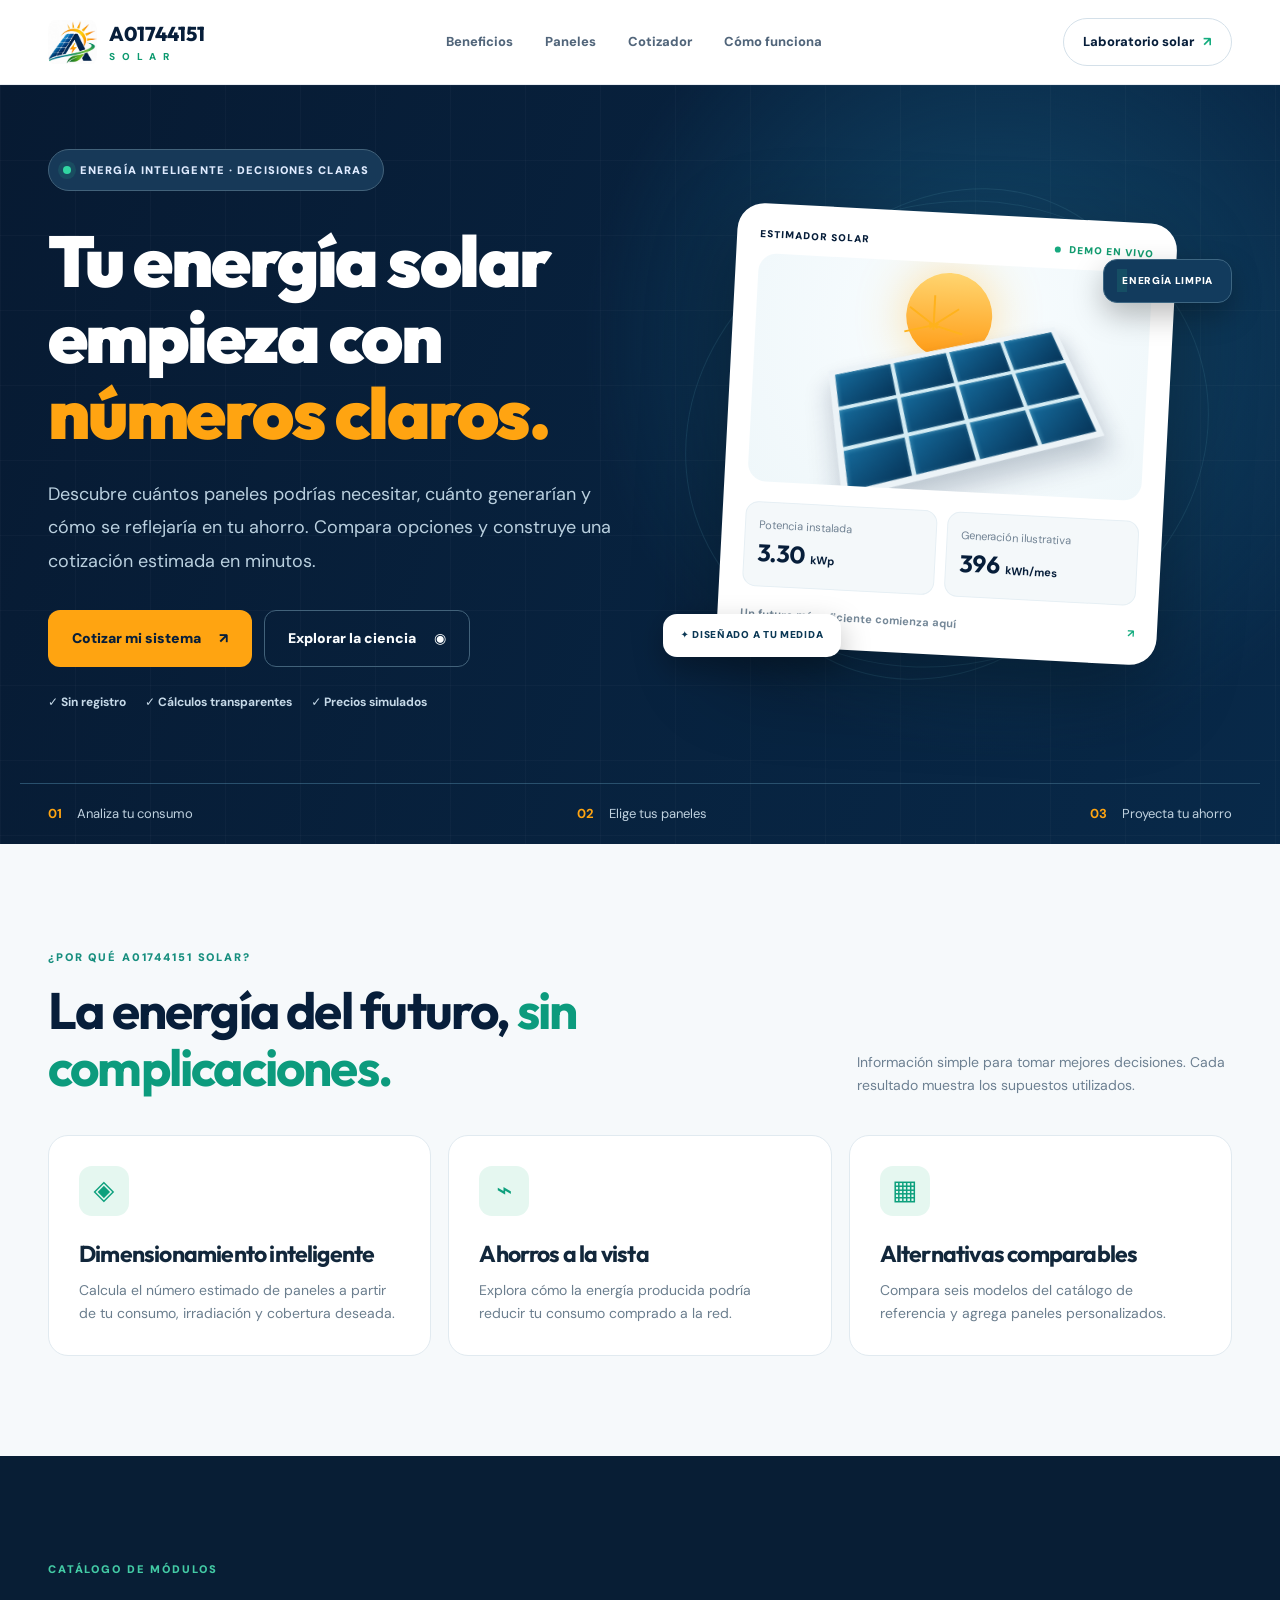
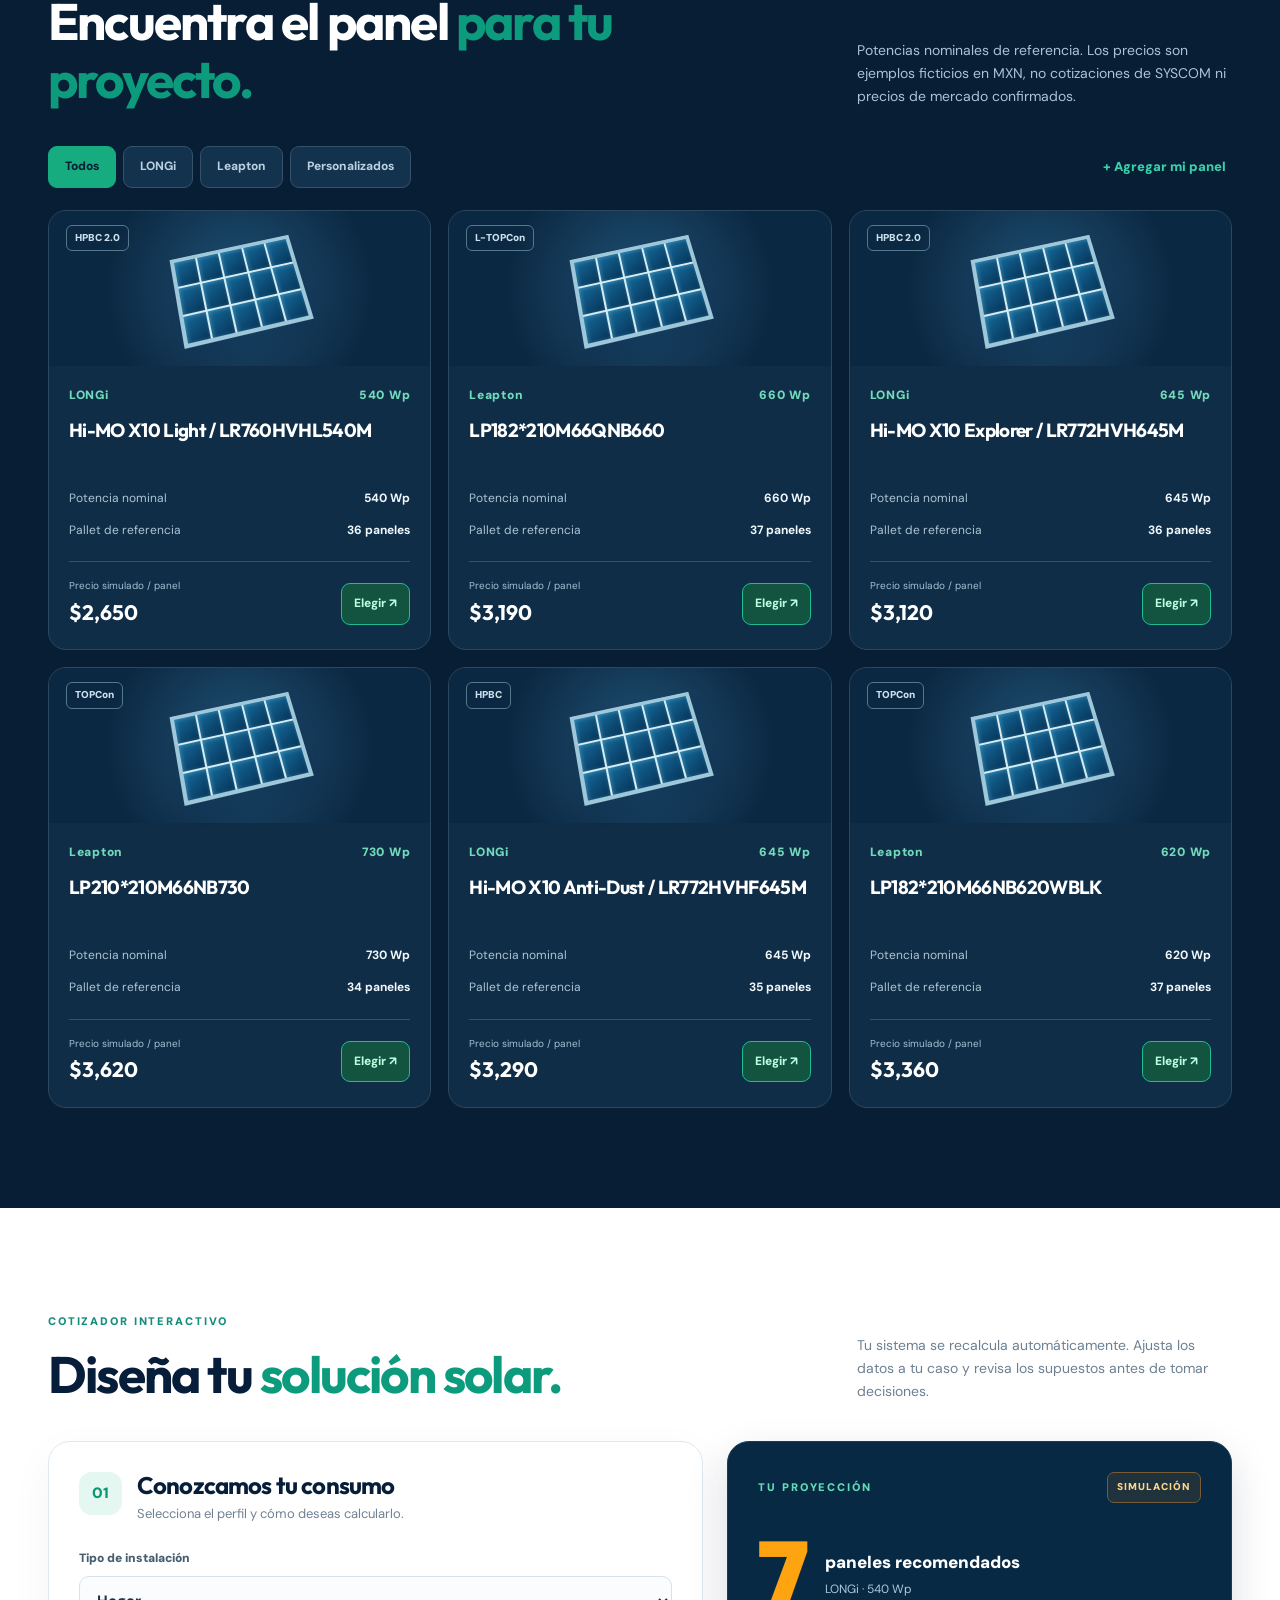
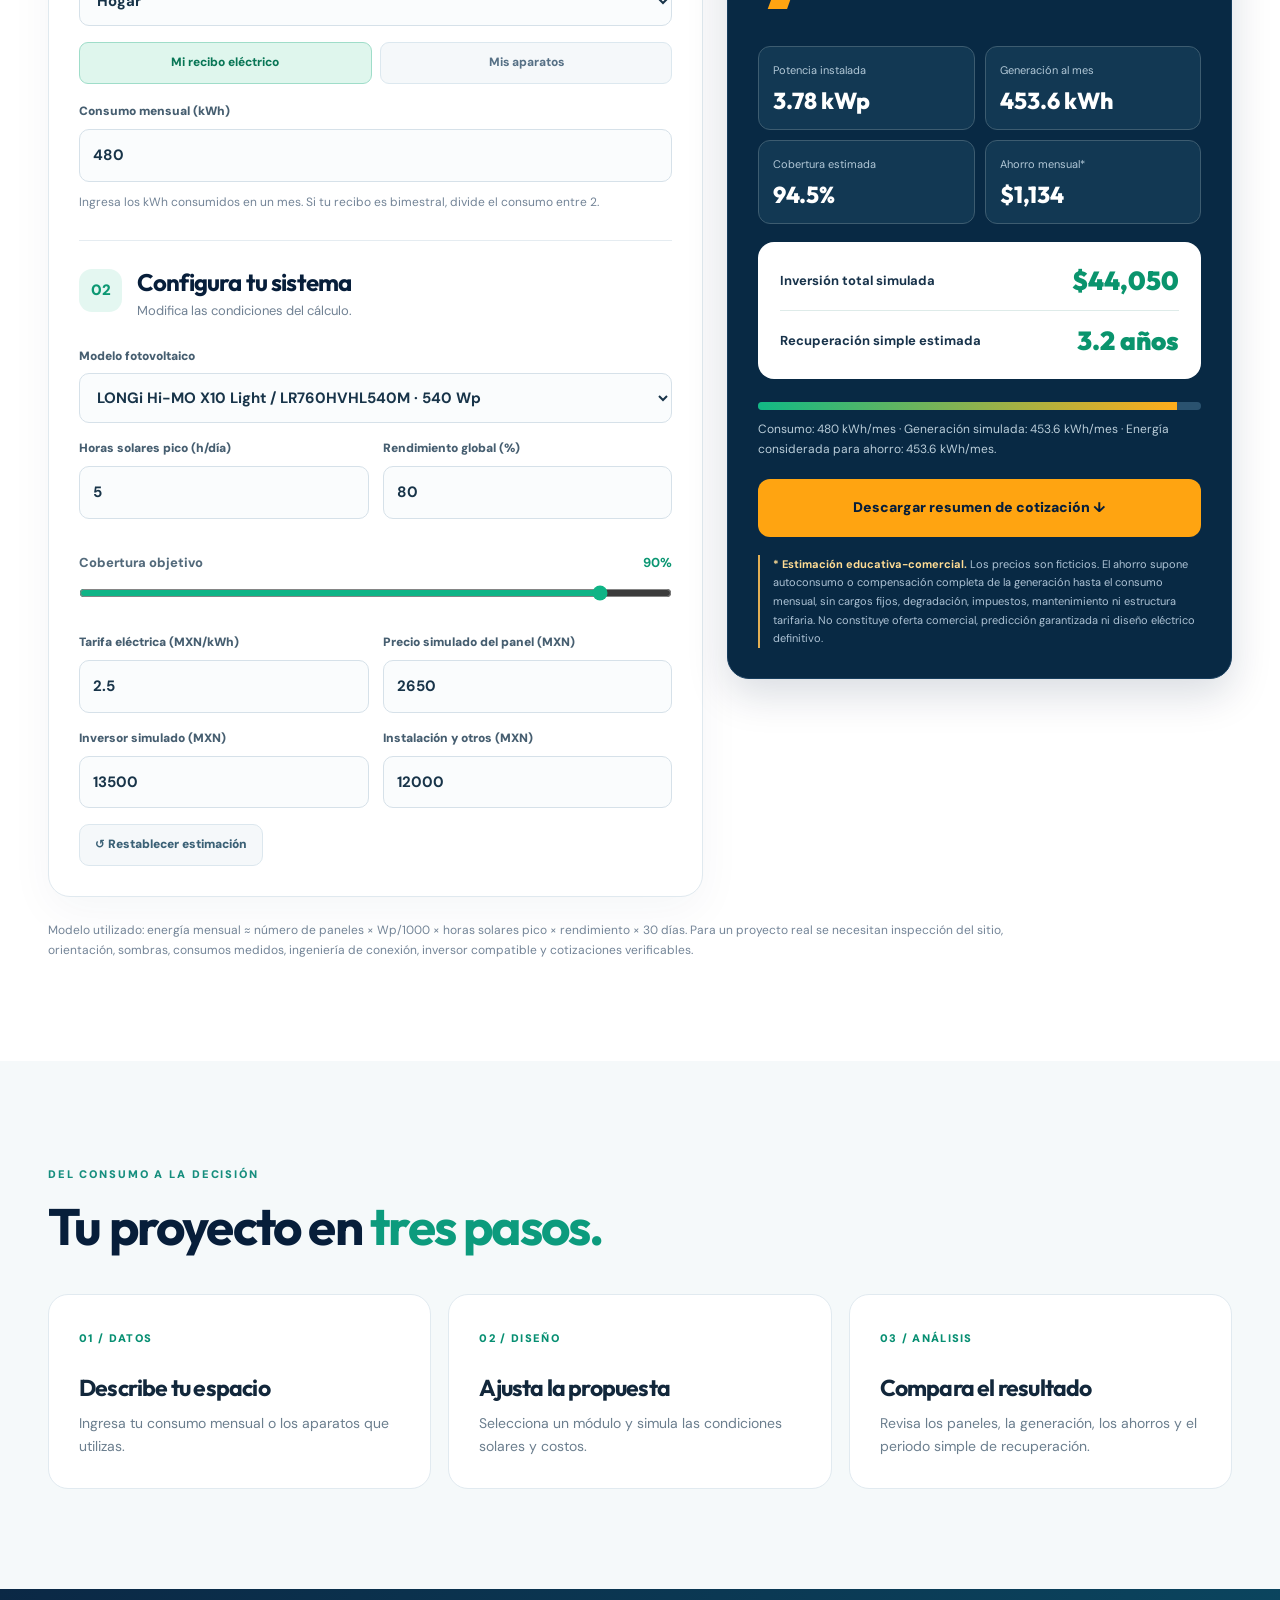
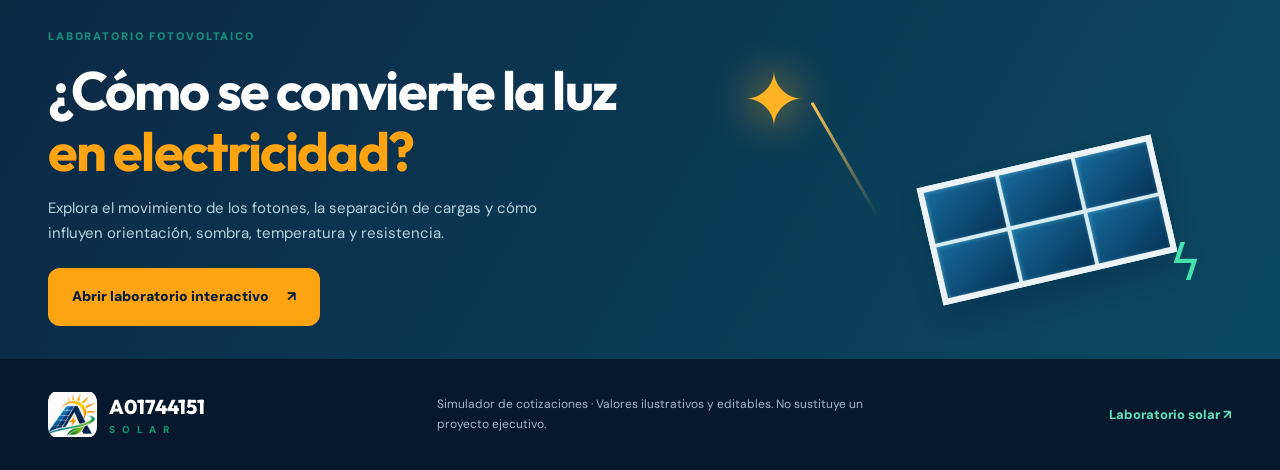
<file: index.html>
<!doctype html><html lang="es-MX"><head><meta charset="utf-8"><meta name="viewport" content="width=device-width,initial-scale=1"><meta name="theme-color" content="#071e3a"><meta name="description" content="A01744151 SOLAR: cotiza y compara sistemas fotovoltaicos con cálculos transparentes y presupuestos simulados."><link rel="icon" href="assets/favicon.png"><link rel="stylesheet" href="styles.css"><title>A01744151 SOLAR | Cotiza energía inteligente</title></head><body>
<a class="skip-link" href="#cotizador">Ir al cotizador</a>
<header class="topbar"><div class="shell nav"><a class="brand" href="index.html" aria-label="A01744151 SOLAR: ir al inicio"><img src="assets/isotipo-solar.webp" alt=""><span><b>A01744151</b><small>S O L A R</small></span></a><nav aria-label="Menú principal"><a href="#beneficios">Beneficios</a><a href="#catalogo">Paneles</a><a href="#cotizador">Cotizador</a><a href="#como-funciona">Cómo funciona</a></nav><a class="navlab" href="simulador.html">Laboratorio solar <span>↗</span></a></div></header>
<main>
<section class="hero"><div class="shell hero-grid"><div class="hero-copy"><span class="eyebrow"><span class="pulse"></span> ENERGÍA INTELIGENTE · DECISIONES CLARAS</span><h1>Tu energía solar empieza con <em>números claros.</em></h1><p>Descubre cuántos paneles podrías necesitar, cuánto generarían y cómo se reflejaría en tu ahorro. Compara opciones y construye una cotización estimada en minutos.</p><div class="actions"><a class="btn primary" href="#cotizador">Cotizar mi sistema <span>↗</span></a><a class="btn outline" href="simulador.html">Explorar la ciencia <span>◉</span></a></div><div class="trust"><span>✓ Sin registro</span><span>✓ Cálculos transparentes</span><span>✓ Precios simulados</span></div></div><div class="hero-art"><div class="orbit orbit-a"></div><div class="orbit orbit-b"></div><div class="energy-chip chip-top"><span class="dot"></span> ENERGÍA LIMPIA</div><div class="glass-tile"><div class="tile-head"><span class="mini-label">ESTIMADOR SOLAR</span><span class="live"><i></i> DEMO EN VIVO</span></div><div class="solar-graphic"><div class="sun-disc"></div><div class="sun-rays"><i></i><i></i><i></i><i></i><i></i></div><div class="panel-illustration"><span></span><span></span><span></span><span></span><span></span><span></span><span></span><span></span><span></span><span></span><span></span><span></span></div></div><div class="tile-stats"><div><small>Potencia instalada</small><strong>3.30 <sub>kWp</sub></strong></div><div><small>Generación ilustrativa</small><strong>396 <sub>kWh/mes</sub></strong></div></div><div class="tile-foot">Un futuro más eficiente comienza aquí <b>↗</b></div></div><div class="energy-chip chip-bottom">✦ DISEÑADO A TU MEDIDA</div></div></div><div class="shell hero-foot"><span><b>01</b> Analiza tu consumo</span><span><b>02</b> Elige tus paneles</span><span><b>03</b> Proyecta tu ahorro</span></div></section>
<section id="beneficios" class="section light"><div class="shell"><div class="section-title"><div><span class="kicker">¿POR QUÉ A01744151 SOLAR?</span><h2>La energía del futuro, <em>sin complicaciones.</em></h2></div><p>Información simple para tomar mejores decisiones. Cada resultado muestra los supuestos utilizados.</p></div><div class="benefit-grid"><article><span class="benefit-icon">◈</span><h3>Dimensionamiento inteligente</h3><p>Calcula el número estimado de paneles a partir de tu consumo, irradiación y cobertura deseada.</p></article><article><span class="benefit-icon">⌁</span><h3>Ahorros a la vista</h3><p>Explora cómo la energía producida podría reducir tu consumo comprado a la red.</p></article><article><span class="benefit-icon">▦</span><h3>Alternativas comparables</h3><p>Compara seis modelos del catálogo de referencia y agrega paneles personalizados.</p></article></div></div></section>
<section id="catalogo" class="section dark-section"><div class="shell"><div class="section-title"><div><span class="kicker">CATÁLOGO DE MÓDULOS</span><h2>Encuentra el panel <em>para tu proyecto.</em></h2></div><p>Potencias nominales de referencia. Los precios son ejemplos ficticios en MXN, no cotizaciones de SYSCOM ni precios de mercado confirmados.</p></div><div class="catalog-tools"><div class="cat-filter"><button class="active" data-filter="all" type="button">Todos</button><button data-filter="LONGi" type="button">LONGi</button><button data-filter="Leapton" type="button">Leapton</button><button data-filter="Personalizado" type="button">Personalizados</button></div><button class="textbtn" id="add-model" type="button">+ Agregar mi panel</button></div><div id="catalog-grid" class="catalog-grid" aria-live="polite"></div></div></section>
<section class="section quote-section" id="cotizador"><div class="shell"><div class="section-title"><div><span class="kicker">COTIZADOR INTERACTIVO</span><h2>Diseña tu <em>solución solar.</em></h2></div><p>Tu sistema se recalcula automáticamente. Ajusta los datos a tu caso y revisa los supuestos antes de tomar decisiones.</p></div><div class="quote-layout"><div class="quote-form card"><div class="card-title"><span class="step">01</span><div><h3>Conozcamos tu consumo</h3><p>Selecciona el perfil y cómo deseas calcularlo.</p></div></div><label class="field">Tipo de instalación<select id="customer"><option>Hogar</option><option>Negocio</option><option>Institución</option></select></label><div class="method-switch" role="group" aria-label="Método de cálculo"><button id="mode-bill" class="active" type="button" aria-pressed="true">Mi recibo eléctrico</button><button id="mode-devices" type="button" aria-pressed="false">Mis aparatos</button></div><div id="bill-fields"><label class="field">Consumo mensual (kWh) <input id="monthly-kwh" type="number" min="0" max="1000000" step="1" value="480"></label><div class="helper">Ingresa los kWh consumidos en un mes. Si tu recibo es bimestral, divide el consumo entre 2.</div></div><div id="device-fields" hidden><div class="device-table"><div class="device-head"><span>Aparato</span><span>Cantidad</span><span>W</span><span>h/día</span><span>Días/mes</span><span></span></div><div id="device-rows"></div></div><button class="textbtn" id="add-device" type="button">+ Añadir aparato</button><p class="helper">Se suman las energías de todos los aparatos declarados.</p></div><div class="form-divider"></div><div class="card-title"><span class="step">02</span><div><h3>Configura tu sistema</h3><p>Modifica las condiciones del cálculo.</p></div></div><label class="field">Modelo fotovoltaico<select id="panel-model"></select></label><div class="twocol"><label class="field">Horas solares pico (h/día)<input id="hsp" type="number" min="0.5" max="9" step="0.1" value="5"></label><label class="field">Rendimiento global (%)<input id="performance" type="number" min="30" max="100" step="1" value="80"></label></div><div class="slider-field"><div><label for="coverage">Cobertura objetivo</label><strong id="coverage-label">90%</strong></div><input type="range" min="10" max="100" step="5" value="90" id="coverage"></div><div class="twocol"><label class="field">Tarifa eléctrica (MXN/kWh)<input id="tariff" type="number" min="0" max="1000" step="0.1" value="2.5"></label><label class="field">Precio simulado del panel (MXN)<input id="panel-price" type="number" min="0" max="10000000" step="50" value="2650"></label></div><div class="twocol"><label class="field">Inversor simulado (MXN)<input id="inverter-price" type="number" min="0" max="100000000" step="500" value="13500"></label><label class="field">Instalación y otros (MXN)<input id="install-price" type="number" min="0" max="100000000" step="500" value="12000"></label></div><button class="reset-btn" id="reset-quote" type="button">↺ Restablecer estimación</button></div><aside class="results card" aria-live="polite"><div class="result-header"><span class="kicker">TU PROYECCIÓN</span><span class="simulation-pill">SIMULACIÓN</span></div><div class="system-number"><strong id="out-panels">—</strong><div><span>paneles recomendados</span><small id="out-model">—</small></div></div><div class="stat-grid"><div><small>Potencia instalada</small><strong id="out-kwp">—</strong></div><div><small>Generación al mes</small><strong id="out-generation">—</strong></div><div><small>Cobertura estimada</small><strong id="out-cover">—</strong></div><div><small>Ahorro mensual*</small><strong id="out-savings">—</strong></div></div><div class="cost-block"><div><span>Inversión total simulada</span><strong id="out-investment">—</strong></div><div class="cost-divider"></div><div><span>Recuperación simple estimada</span><strong id="out-payback">—</strong></div></div><div class="flowbar"><span id="generation-bar"></span></div><p class="flow-caption" id="out-explain">—</p><button class="btn primary wide" id="download-quote" type="button">Descargar resumen de cotización ↓</button><div class="warning"><b>* Estimación educativa-comercial.</b> Los precios son ficticios. El ahorro supone autoconsumo o compensación completa de la generación hasta el consumo mensual, sin cargos fijos, degradación, impuestos, mantenimiento ni estructura tarifaria. No constituye oferta comercial, predicción garantizada ni diseño eléctrico definitivo.</div></aside></div><p class="calc-note">Modelo utilizado: energía mensual ≈ número de paneles × Wp/1000 × horas solares pico × rendimiento × 30 días. Para un proyecto real se necesitan inspección del sitio, orientación, sombras, consumos medidos, ingeniería de conexión, inversor compatible y cotizaciones verificables.</p></div></section>
<section id="como-funciona" class="section process-section"><div class="shell"><div class="section-title"><div><span class="kicker">DEL CONSUMO A LA DECISIÓN</span><h2>Tu proyecto en <em>tres pasos.</em></h2></div></div><div class="process-grid"><article><span>01 / DATOS</span><h3>Describe tu espacio</h3><p>Ingresa tu consumo mensual o los aparatos que utilizas.</p></article><article><span>02 / DISEÑO</span><h3>Ajusta la propuesta</h3><p>Selecciona un módulo y simula las condiciones solares y costos.</p></article><article><span>03 / ANÁLISIS</span><h3>Compara el resultado</h3><p>Revisa los paneles, la generación, los ahorros y el periodo simple de recuperación.</p></article></div></div></section>
<section class="lab-banner"><div class="shell lab-banner-inner"><div><span class="kicker">LABORATORIO FOTOVOLTAICO</span><h2>¿Cómo se convierte la luz <em>en electricidad?</em></h2><p>Explora el movimiento de los fotones, la separación de cargas y cómo influyen orientación, sombra, temperatura y resistencia.</p><a href="simulador.html" class="btn primary">Abrir laboratorio interactivo <span>↗</span></a></div><div class="lab-visual" aria-hidden="true"><div class="lab-sun">✦</div><div class="lab-beam"></div><div class="lab-panel"><span></span><span></span><span></span><span></span><span></span><span></span></div><div class="lab-bolt">ϟ</div></div></div></section>
</main><footer><div class="shell footer-inner"><a class="brand" href="index.html"><img src="assets/isotipo-solar.webp" alt=""><span><b>A01744151</b><small>S O L A R</small></span></a><p>Simulador de cotizaciones · Valores ilustrativos y editables. No sustituye un proyecto ejecutivo.</p><a href="simulador.html">Laboratorio solar ↗</a></div></footer>
<dialog id="model-dialog" class="dialog"><form id="model-form"><div class="modal-heading"><h3>Agregar panel personalizado</h3><button type="button" id="close-dialog" aria-label="Cerrar">✕</button></div><p>Registra un modelo de referencia propio. El precio que escribas se tratará como simulado.</p><label class="field">Marca<input id="new-brand" maxlength="40" required placeholder="Ej. Mi marca"></label><label class="field">Modelo<input id="new-model" maxlength="70" required placeholder="Ej. Solar X"></label><label class="field">Potencia nominal (Wp)<input id="new-watts" type="number" min="50" max="1500" step="1" required></label><label class="field">Precio simulado por panel (MXN)<input id="new-price" type="number" min="0" max="10000000" step="1" required></label><button class="btn primary wide" type="submit">Agregar y seleccionar panel</button></form></dialog>
<script src="catalogo.js"></script><script src="cotizador.js"></script></body></html>
</file>
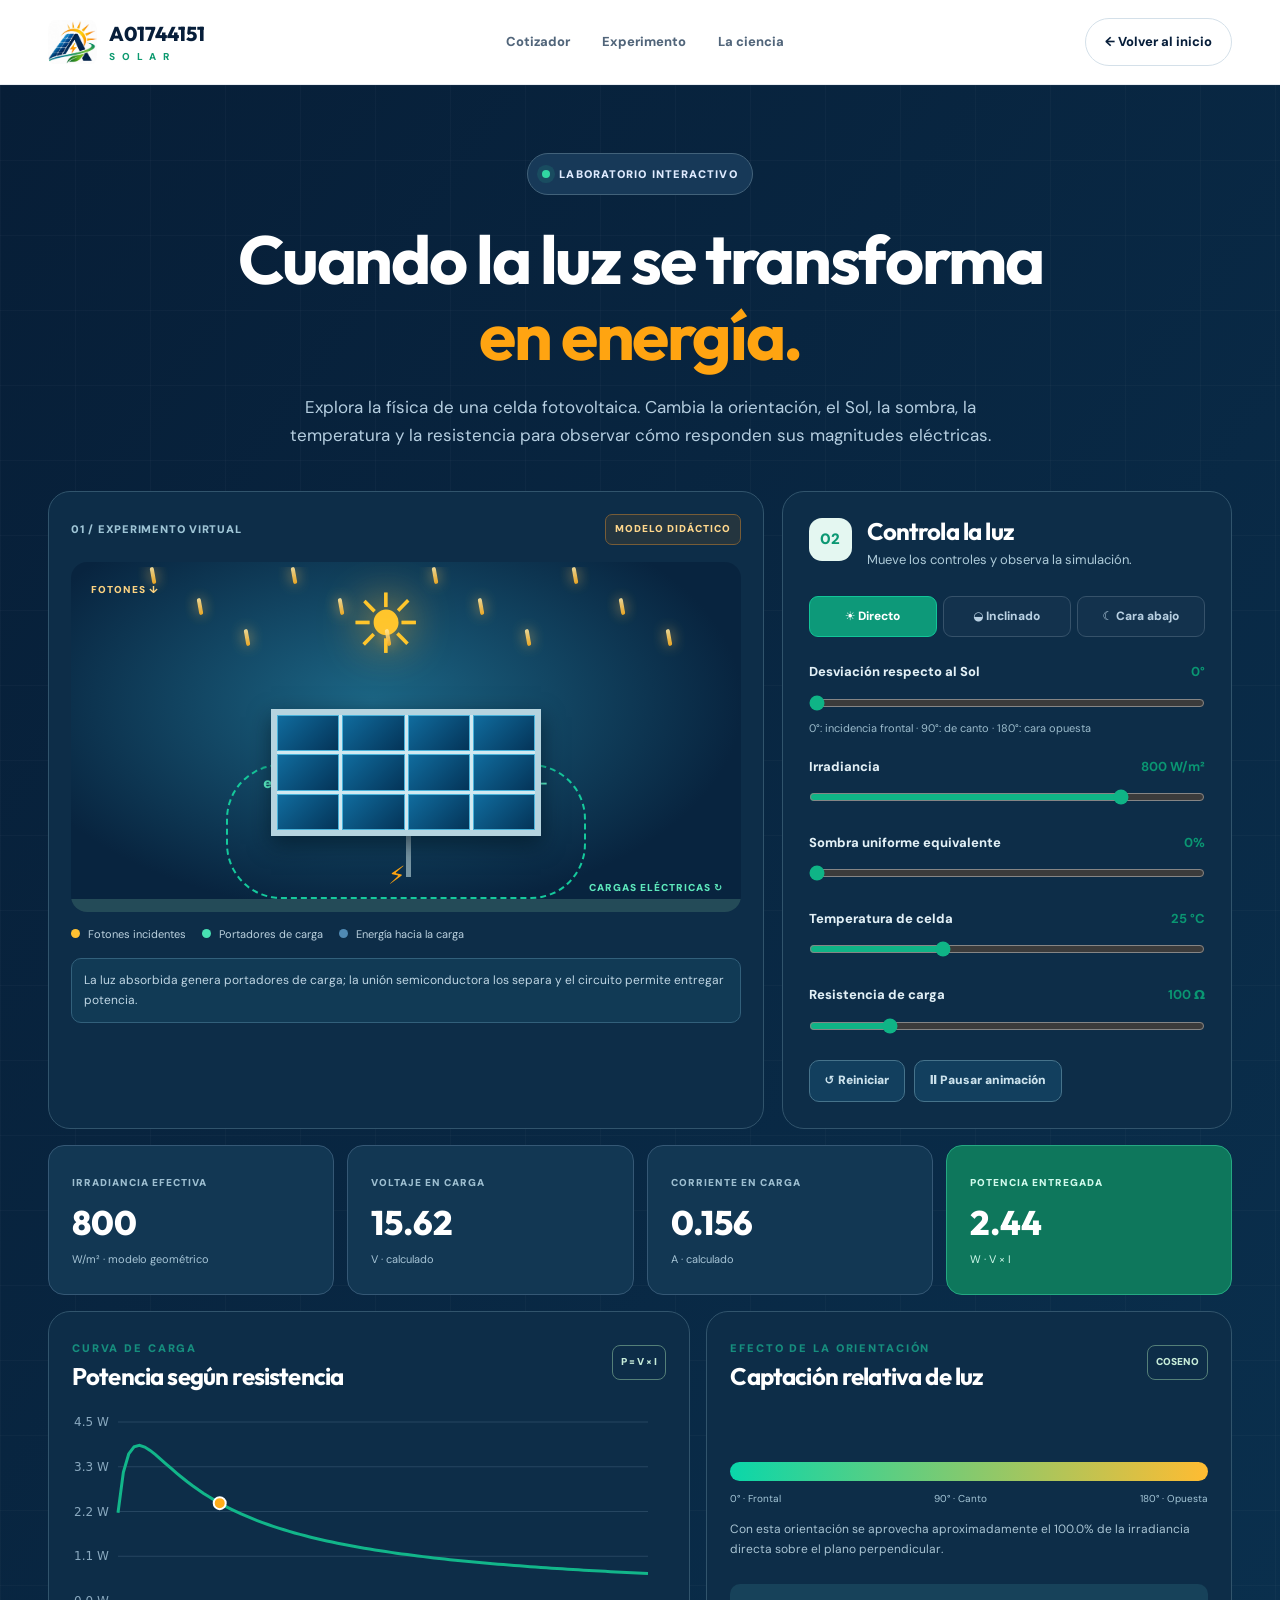
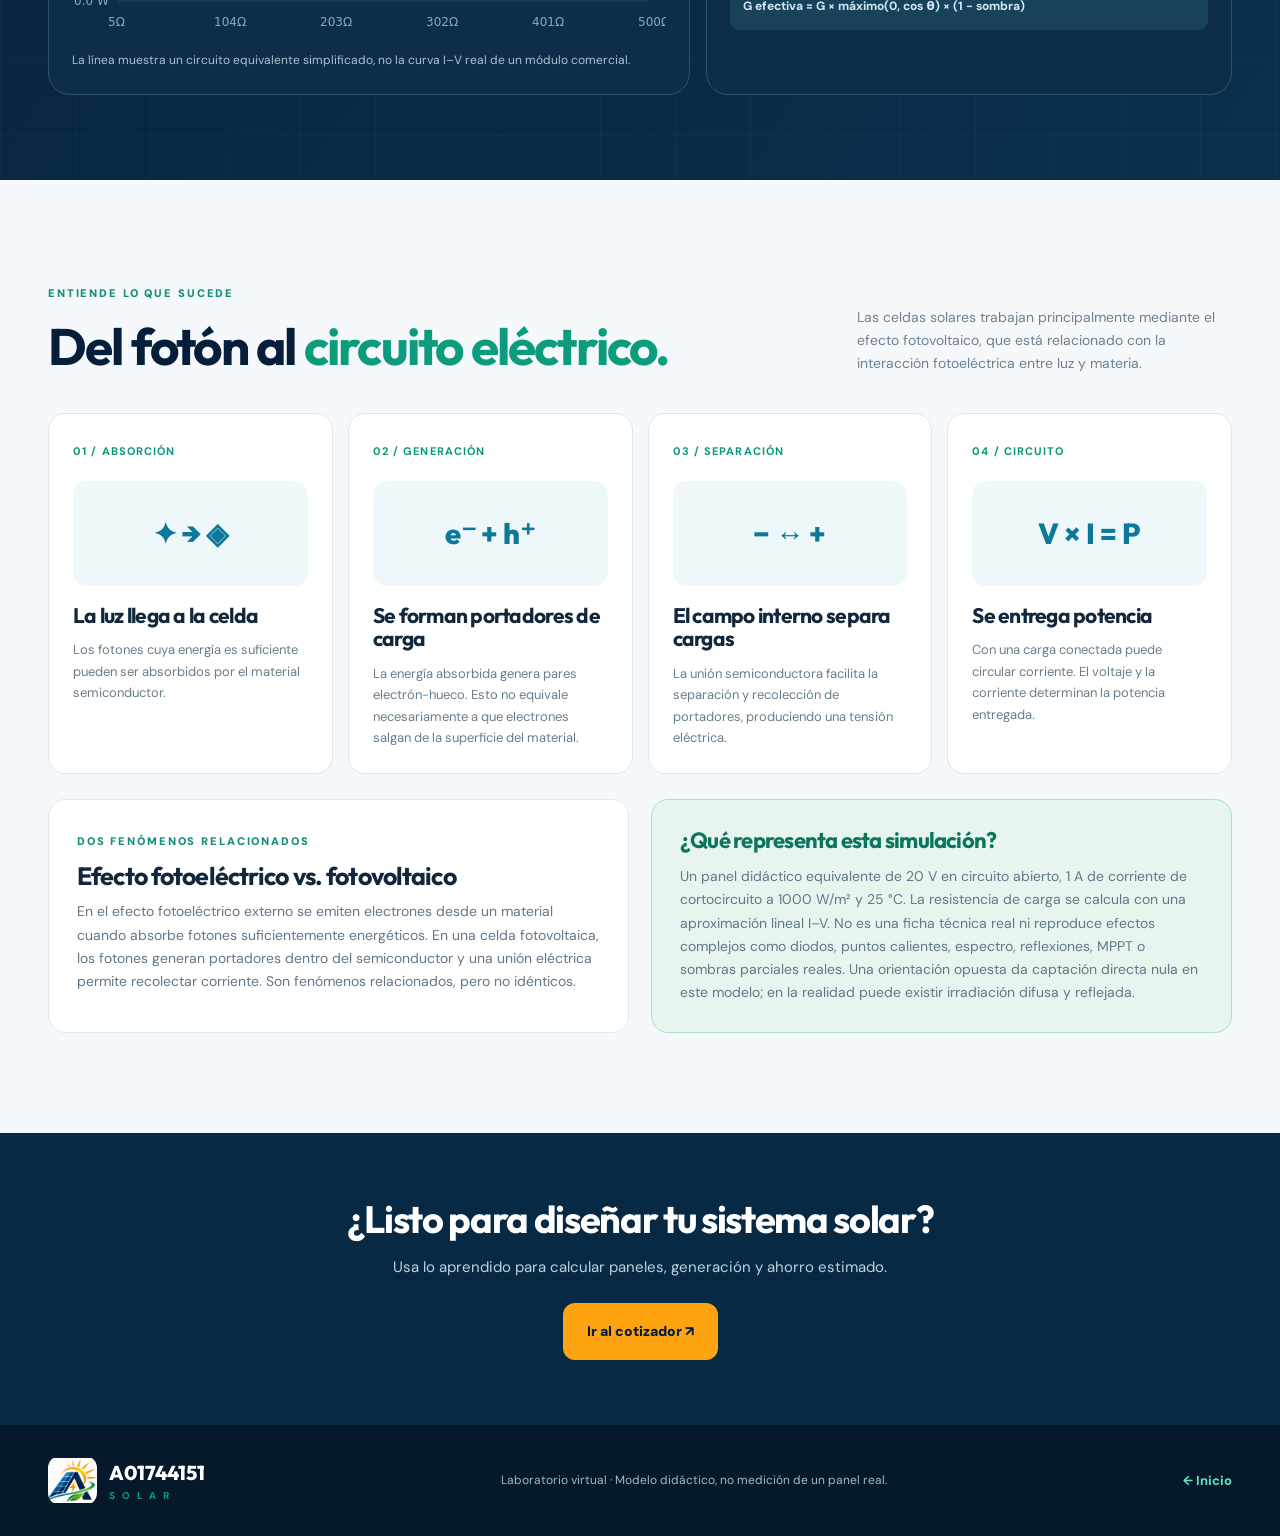
<file: simulador.html>
<!doctype html><html lang="es-MX"><head><meta charset="utf-8"><meta name="viewport" content="width=device-width,initial-scale=1"><meta name="theme-color" content="#071e3a"><meta name="description" content="Laboratorio interactivo del efecto fotovoltaico: explora luz, generación de carga, voltaje, corriente y potencia."><link rel="icon" href="assets/favicon.png"><link rel="stylesheet" href="styles.css"><title>Laboratorio fotovoltaico | A01744151 SOLAR</title></head><body class="laboratory-page"><header class="topbar"><div class="shell nav"><a class="brand" href="index.html" aria-label="Regresar al inicio"><img src="assets/isotipo-solar.webp" alt=""><span><b>A01744151</b><small>S O L A R</small></span></a><nav aria-label="Navegación"><a href="index.html#cotizador">Cotizador</a><a href="#lab-controls">Experimento</a><a href="#fundamentos">La ciencia</a></nav><a href="index.html" class="navlab">← Volver al inicio</a></div></header><main>
<section class="lab-hero"><div class="shell"><div class="lab-heading"><span class="eyebrow"><span class="pulse"></span> LABORATORIO INTERACTIVO</span><h1>Cuando la luz se transforma <em>en energía.</em></h1><p>Explora la física de una celda fotovoltaica. Cambia la orientación, el Sol, la sombra, la temperatura y la resistencia para observar cómo responden sus magnitudes eléctricas.</p></div>
<div class="lab-workspace" id="lab-controls"><section class="lab-stage"><div class="stage-top"><span>01 / EXPERIMENTO VIRTUAL</span><span class="simulation-pill">MODELO DIDÁCTICO</span></div><div class="sim-scene" id="sim-scene" role="img" aria-label="Animación esquemática del Sol irradiando una celda fotovoltaica y generando flujo de carga"><div class="sun-object"><span>☀</span></div><div class="rays-field" id="rays"></div><div class="panel-rotation" id="panel-rotation"><div class="panel-top"><i></i><i></i><i></i><i></i><i></i><i></i><i></i><i></i><i></i><i></i><i></i><i></i></div></div><div class="panel-stand"></div><div class="circuit-loop" id="circuit-loop"><span class="electron e1">e−</span><span class="electron e2">e−</span><span class="electron e3">e−</span><span class="load-icon">⚡</span></div><span class="scene-label label-photon">FOTONES ↓</span><span class="scene-label label-charge">CARGAS ELÉCTRICAS ↻</span><div class="scene-ground"></div></div><div class="stage-key"><span><i class="legend-photon"></i> Fotones incidentes</span><span><i class="legend-electron"></i> Portadores de carga</span><span><i class="legend-output"></i> Energía hacia la carga</span></div><div class="stage-note" id="stage-explanation">Los fotones absorbidos en el semiconductor pueden generar pares electrón-hueco; el campo interno separa las cargas.</div></section>
<aside class="control-panel"><div class="card-title"><span class="step">02</span><div><h3>Controla la luz</h3><p>Mueve los controles y observa la simulación.</p></div></div><div class="control-presets"><button id="preset-direct" class="active" type="button">☀ Directo</button><button id="preset-up" type="button">◒ Inclinado</button><button id="preset-down" type="button">☾ Cara abajo</button></div><div class="slider-field"><div><label for="angle">Desviación respecto al Sol</label><strong id="angle-label">0°</strong></div><input id="angle" type="range" min="0" max="180" step="5" value="0"><small>0°: incidencia frontal · 90°: de canto · 180°: cara opuesta</small></div><div class="slider-field"><div><label for="irradiance">Irradiancia</label><strong id="irradiance-label">800 W/m²</strong></div><input id="irradiance" type="range" min="0" max="1000" step="25" value="800"></div><div class="slider-field"><div><label for="shadow">Sombra uniforme equivalente</label><strong id="shadow-label">0%</strong></div><input id="shadow" type="range" min="0" max="100" step="5" value="0"></div><div class="slider-field"><div><label for="temperature">Temperatura de celda</label><strong id="temperature-label">25 °C</strong></div><input id="temperature" type="range" min="0" max="75" step="5" value="25"></div><div class="slider-field"><div><label for="resistance">Resistencia de carga</label><strong id="resistance-label">100 Ω</strong></div><input id="resistance" type="range" min="5" max="500" step="5" value="100"></div><div class="row-actions"><button id="reset-lab" type="button" class="reset-btn">↺ Reiniciar</button><button id="toggle-animation" type="button" class="reset-btn">Ⅱ Pausar animación</button></div></aside></div>
<div class="lab-metrics"><div><span>IRRADIANCIA EFECTIVA</span><strong id="out-effective">—</strong><small>W/m² · modelo geométrico</small></div><div><span>VOLTAJE EN CARGA</span><strong id="out-voltage">—</strong><small>V · calculado</small></div><div><span>CORRIENTE EN CARGA</span><strong id="out-current">—</strong><small>A · calculado</small></div><div class="accent-metric"><span>POTENCIA ENTREGADA</span><strong id="out-power">—</strong><small>W · V × I</small></div></div>
<div class="lab-graphs"><div class="graph-card"><div class="graph-heading"><div><span class="kicker">CURVA DE CARGA</span><h3>Potencia según resistencia</h3></div><span class="graph-chip">P = V × I</span></div><canvas id="power-chart" width="700" height="260" role="img" aria-label="Gráfica de potencia calculada frente a resistencia"></canvas><p>La línea muestra un circuito equivalente simplificado, no la curva I–V real de un módulo comercial.</p></div><div class="graph-card"><div class="graph-heading"><div><span class="kicker">EFECTO DE LA ORIENTACIÓN</span><h3>Captación relativa de luz</h3></div><span class="graph-chip">COSENO</span></div><div class="orientation-indicator"><div id="orientation-fill"></div></div><div class="orient-labels"><span>0° · Frontal</span><span>90° · Canto</span><span>180° · Opuesta</span></div><p id="orient-description">—</p><div class="mini-formula">G efectiva = G × máximo(0, cos θ) × (1 − sombra)</div></div></div>
</div></section>
<section class="section light science-section" id="fundamentos"><div class="shell"><div class="section-title"><div><span class="kicker">ENTIENDE LO QUE SUCEDE</span><h2>Del fotón al <em>circuito eléctrico.</em></h2></div><p>Las celdas solares trabajan principalmente mediante el efecto fotovoltaico, que está relacionado con la interacción fotoeléctrica entre luz y materia.</p></div><div class="science-grid"><article><b>01 / ABSORCIÓN</b><div class="science-symbol">✦ → ◈</div><h3>La luz llega a la celda</h3><p>Los fotones cuya energía es suficiente pueden ser absorbidos por el material semiconductor.</p></article><article><b>02 / GENERACIÓN</b><div class="science-symbol">e⁻ + h⁺</div><h3>Se forman portadores de carga</h3><p>La energía absorbida genera pares electrón-hueco. Esto no equivale necesariamente a que electrones salgan de la superficie del material.</p></article><article><b>03 / SEPARACIÓN</b><div class="science-symbol">− ↔ +</div><h3>El campo interno separa cargas</h3><p>La unión semiconductora facilita la separación y recolección de portadores, produciendo una tensión eléctrica.</p></article><article><b>04 / CIRCUITO</b><div class="science-symbol">V × I = P</div><h3>Se entrega potencia</h3><p>Con una carga conectada puede circular corriente. El voltaje y la corriente determinan la potencia entregada.</p></article></div><div class="science-compare"><div><span class="kicker">DOS FENÓMENOS RELACIONADOS</span><h3>Efecto fotoeléctrico vs. fotovoltaico</h3><p>En el efecto fotoeléctrico externo se emiten electrones desde un material cuando absorbe fotones suficientemente energéticos. En una celda fotovoltaica, los fotones generan portadores dentro del semiconductor y una unión eléctrica permite recolectar corriente. Son fenómenos relacionados, pero no idénticos.</p></div><div class="model-disclaimer"><h4>¿Qué representa esta simulación?</h4><p>Un panel didáctico equivalente de 20 V en circuito abierto, 1 A de corriente de cortocircuito a 1000 W/m² y 25 °C. La resistencia de carga se calcula con una aproximación lineal I–V. No es una ficha técnica real ni reproduce efectos complejos como diodos, puntos calientes, espectro, reflexiones, MPPT o sombras parciales reales. Una orientación opuesta da captación directa nula en este modelo; en la realidad puede existir irradiación difusa y reflejada.</p></div></div></div></section>
<section class="cta-end"><div class="shell"><h2>¿Listo para diseñar tu sistema solar?</h2><p>Usa lo aprendido para calcular paneles, generación y ahorro estimado.</p><a href="index.html#cotizador" class="btn primary">Ir al cotizador ↗</a></div></section>
</main><footer><div class="shell footer-inner"><a class="brand" href="index.html" aria-label="Volver al inicio"><img src="assets/isotipo-solar.webp" alt=""><span><b>A01744151</b><small>S O L A R</small></span></a><p>Laboratorio virtual · Modelo didáctico, no medición de un panel real.</p><a href="index.html">← Inicio</a></div></footer><script src="simulador.js"></script></body></html>
</file>
<file: styles.css>
@import url('https://fonts.googleapis.com/css2?family=DM+Sans:wght@400;500;600;700;800&family=Outfit:wght@400;500;600;700;800;900&display=swap');
:root{--navy:#071e3a;--navy2:#092a4a;--blue:#0d7faf;--orange:#ffa411;--green:#13ac7e;--white:#fff;--ink:#12273b;--muted:#617489;--line:#dfe8ee;--soft:#f4f8fb;--radius:21px}*{box-sizing:border-box}html{scroll-behavior:smooth;scroll-padding-top:100px}body{margin:0;background:#fff;color:var(--ink);font:15px/1.65 'DM Sans',system-ui,sans-serif}h1,h2,h3,h4,p{margin:0}h1,h2,h3,h4{font-family:'Outfit',system-ui,sans-serif;line-height:1.12;letter-spacing:-.035em}a{color:inherit;text-decoration:none}button,input,select{font:inherit}button{cursor:pointer}button:focus-visible,a:focus-visible,input:focus-visible,select:focus-visible{outline:3px solid #2bb7a0;outline-offset:3px}img{max-width:100%;display:block}.shell{max-width:1240px;padding:0 28px;margin:auto}.skip-link{position:absolute;top:-100px;left:20px;z-index:100;background:white;padding:10px}.skip-link:focus{top:10px}.topbar{position:sticky;top:0;background:rgba(255,255,255,.97);backdrop-filter:blur(20px);z-index:30;border-bottom:1px solid #e9edf2}.nav{height:84px;display:flex;align-items:center;justify-content:space-between;gap:20px}.brand{display:inline-flex;gap:12px;align-items:center;flex-shrink:0}.brand img{height:49px;width:49px;object-fit:contain;border-radius:12px}.brand span{display:flex;flex-direction:column;line-height:1.2}.brand b{font:800 20px 'Outfit',sans-serif;color:var(--navy)}.brand small{font-size:10px;color:#0e9a70;font-weight:800;letter-spacing:.24em;margin-top:5px}.nav nav{display:flex;gap:32px}.nav nav a{font-size:13px;font-weight:800;color:#51657a}.nav nav a:hover{color:#0187a7}.navlab{border:1px solid #d4e0e9;border-radius:100px;padding:12px 19px;font-size:13px;font-weight:800;color:var(--navy)}.navlab span{color:var(--green);margin-left:6px}.navlab:hover{border-color:var(--green);background:#f5fbf9}.hero{background:radial-gradient(circle at 78% 34%,#12486a 0,transparent 37%),linear-gradient(110deg,#071a32,#082949);color:#fff;overflow:hidden;position:relative}.hero:before,.lab-hero:before{content:'';position:absolute;inset:0;background-image:linear-gradient(rgba(255,255,255,.025) 1px,transparent 1px),linear-gradient(90deg,rgba(255,255,255,.025) 1px,transparent 1px);background-size:75px 75px;pointer-events:none}.hero-grid{min-height:650px;display:grid;grid-template-columns:1fr 1fr;align-items:center;gap:45px;position:relative}.hero-copy{padding:64px 0 70px}.eyebrow,.kicker{display:inline-flex;align-items:center;gap:9px;font-size:11px;letter-spacing:.17em;font-weight:900;color:#168e7e}.eyebrow{color:#dfebff;border:1px solid #42627a;background:#173958;padding:11px 14px;border-radius:40px;letter-spacing:.1em}.pulse,.dot{width:8px;height:8px;background:#31d6a2;border-radius:50%;box-shadow:0 0 0 5px #29c49423}.hero h1{font-size:clamp(45px,5.6vw,78px);font-weight:900;line-height:1.06;margin-top:32px;max-width:720px}.hero h1 em,.lab-hero h1 em,.lab-banner h2 em,.section h2 em{font-style:normal;color:var(--orange)}.hero-copy>p{font-size:18px;color:#bad0df;max-width:590px;margin-top:27px;line-height:1.85}.actions{display:flex;gap:12px;flex-wrap:wrap;margin-top:32px}.btn{display:inline-flex;align-items:center;justify-content:center;gap:18px;border-radius:12px;padding:16px 23px;font-size:14px;font-weight:900;border:1px solid transparent;transition:transform .2s,background .2s}.btn:hover{transform:translateY(-2px)}.primary{background:var(--orange);color:#071e3a}.primary:hover{background:#ffbc42}.outline{border-color:#42627a;color:#f8fbfd;background:transparent}.trust{display:flex;gap:19px;margin-top:26px;color:#c6d9e8;font-size:12px;font-weight:700;flex-wrap:wrap}.hero-art{position:relative;height:530px;display:flex;align-items:center;justify-content:center}.glass-tile{position:relative;background:#fff;border-radius:27px;padding:23px;color:var(--navy);width:min(440px,95%);box-shadow:0 30px 85px #0005;transform:rotate(3deg);z-index:2}.tile-head,.tile-foot,.tile-stats,.product-top,.product-specs,.product-price,.result-header,.cost-block>div,.graph-heading{display:flex;justify-content:space-between;align-items:center}.mini-label,.tile-head .live{font-weight:900;font-size:10px;letter-spacing:.1em}.tile-head .live{color:#139c70}.tile-head .live i{display:inline-block;width:6px;height:6px;background:#17a97f;border-radius:100%;margin-right:5px}.solar-graphic{height:228px;margin:10px 0 20px;position:relative;display:flex;align-items:center;justify-content:center;overflow:hidden;background:radial-gradient(circle at 50% 30%,#f9fdff,#eff7fa);border-radius:18px}.sun-disc{position:absolute;top:10px;left:38%;width:86px;height:86px;background:linear-gradient(#ffd570,#ff9a13);border-radius:50%;box-shadow:0 0 50px #ffb62470}.sun-rays{position:absolute;top:33px;left:45%;width:1px;height:1px}.sun-rays i{position:absolute;display:block;width:2px;height:35px;background:#ffb21c;transform-origin:1px 30px}.sun-rays i:nth-child(1){transform:rotate(0deg)}.sun-rays i:nth-child(2){transform:rotate(55deg)}.sun-rays i:nth-child(3){transform:rotate(-55deg)}.sun-rays i:nth-child(4){transform:rotate(105deg)}.sun-rays i:nth-child(5){transform:rotate(-105deg)}.panel-illustration,.pict-panel,.lab-panel{display:grid;grid-template-columns:repeat(4,1fr);gap:4px;background:#d4ecf4;border:6px solid #ecf3f7;box-shadow:0 15px 24px #031c3e3b}.panel-illustration{position:absolute;width:250px;height:135px;transform:perspective(360px) rotateX(27deg) rotateZ(-17deg);bottom:22px;left:85px}.panel-illustration span,.pict-panel i,.lab-panel span{background:linear-gradient(145deg,#156a9b,#063458);box-shadow:inset 1px 1px 4px #87d9ef55}.tile-stats{gap:10px}.tile-stats>div{width:50%;background:#f4f8fa;border:1px solid #e6eff4;border-radius:13px;padding:13px}.tile-stats small,.stat-grid small{font-size:11px;color:#708293;display:block}.tile-stats strong{font-family:Outfit;font-size:24px}.tile-stats sub{font:700 11px 'DM Sans';vertical-align:baseline}.tile-foot{font-size:11px;color:#758898;margin-top:18px;font-weight:700}.tile-foot b{color:var(--green)}.energy-chip{position:absolute;z-index:3;font-size:10px;font-weight:900;letter-spacing:.07em;background:#123b5d;color:white;padding:13px 18px;border:1px solid #3d6682;border-radius:14px;box-shadow:0 12px 30px #0004}.chip-top{right:0;top:90px}.chip-bottom{left:0;bottom:42px;background:#fff;color:#0b3855;border:0}.orbit{position:absolute;border:1px solid #3c779047;border-radius:100%;width:530px;height:460px;transform:rotate(-18deg)}.orbit-b{width:420px;height:510px;transform:rotate(28deg)}.hero-foot{border-top:1px solid #29506d;display:flex;justify-content:space-between;gap:15px;padding-top:19px;padding-bottom:20px;color:#bfd1df;font-size:13px}.hero-foot b{color:var(--orange);padding-right:12px}.section{padding:100px 0}.light{background:#f6f9fb}.section-title{display:flex;justify-content:space-between;align-items:flex-end;gap:35px;margin-bottom:38px}.section h2{font-size:clamp(36px,4vw,53px);color:var(--navy);max-width:680px;margin-top:13px}.section h2 em{color:#0c9b7d}.section-title>p{max-width:375px;color:#6d8092;font-size:14px}.benefit-grid,.process-grid{display:grid;grid-template-columns:repeat(3,1fr);gap:17px}.benefit-grid article,.process-grid article{border:1px solid #e1eaf0;border-radius:20px;padding:30px;background:white}.benefit-icon{display:grid;place-items:center;color:#0da07d;background:#e5f7f0;width:50px;height:50px;border-radius:13px;font-size:27px}.benefit-grid h3,.process-grid h3{font-size:23px;margin-top:25px}.benefit-grid p,.process-grid p{font-size:14px;margin-top:12px;color:#6b7e8e}.dark-section{background:#081e35;color:white}.dark-section .section-title h2{color:white}.dark-section .section-title p{color:#abc3d5}.dark-section .kicker{color:#43cba5}.catalog-tools{display:flex;justify-content:space-between;align-items:center;gap:20px;margin-bottom:22px}.cat-filter{display:flex;gap:7px;flex-wrap:wrap}.cat-filter button,.control-presets button,.method-switch button{border:1px solid #36526a;background:#13324d;color:#b8d0e2;border-radius:9px;padding:10px 16px;font-weight:800;font-size:12px}.cat-filter button.active,.cat-filter button:hover{background:#17ac80;border-color:#17ac80;color:#041d32}.textbtn{border:0;background:none;color:#38cfaa;font-weight:900;font-size:13px}.textbtn:hover{text-decoration:underline}.catalog-grid{display:grid;grid-template-columns:repeat(3,minmax(0,1fr));gap:17px}.product-card{background:#102d47;border:1px solid #2b4860;border-radius:18px;overflow:hidden}.product-image{height:155px;background:radial-gradient(circle,#205276 0,#0b2842 65%);display:grid;place-items:center;position:relative}.corner-chip{position:absolute;left:17px;top:14px;border:1px solid #55778b;border-radius:6px;padding:4px 8px;font-size:10px;font-weight:900;color:#cde1ec}.pict-panel{width:127px;height:91px;grid-template-columns:repeat(5,1fr);gap:2px;border:4px solid #9fc7da;transform:perspective(240px) rotateX(14deg) rotateZ(-13deg)}.product-body{padding:20px}.product-top{font-size:12px;color:#72d9bb;font-weight:900;letter-spacing:.06em}.product-body h3{font-size:19px;min-height:45px;margin:14px 0 18px;overflow-wrap:anywhere}.product-specs{padding:6px 0;font-size:12px;color:#acc5d5}.product-specs strong{color:#f0f8fc}.product-price{border-top:1px solid #35516a;margin-top:15px;padding-top:16px;gap:10px}.product-price small{display:block;font-size:10px;color:#a6c0d2}.product-price strong{font-size:21px;font-family:Outfit}.product-price button{border:1px solid #1fbd91;background:#12543f;color:#bffce4;border-radius:9px;padding:10px 12px;font-size:12px;font-weight:800}.quote-section{background:#fff}.quote-layout{display:grid;grid-template-columns:minmax(0,1.13fr) minmax(350px,.87fr);gap:24px;align-items:start}.card{border:1px solid #e0e9ef;border-radius:22px;background:#fff;padding:30px;box-shadow:0 14px 45px #1632520b}.card-title{display:flex;gap:15px;align-items:flex-start;margin-bottom:25px}.step{width:43px;height:43px;display:grid;place-items:center;flex-shrink:0;background:#e4f7f1;color:#0c9873;border-radius:13px;font-weight:900}.card-title h3{font-size:24px;color:var(--navy)}.card-title p{font-size:13px;color:#708193;margin-top:4px}.field{display:flex;flex-direction:column;gap:7px;font-size:12px;font-weight:900;color:#465e70;margin-bottom:16px}.field input,.field select{width:100%;border:1px solid #d6e1e9;border-radius:10px;background:#fafcfd;color:#183449;padding:13px 13px;min-width:0;font-size:15px;font-weight:700}.field input:focus,.field select:focus{border-color:var(--green)}.twocol{display:grid;grid-template-columns:1fr 1fr;gap:14px}.helper,.calc-note{color:#738497;font-size:12px}.helper{margin:-5px 0 18px}.method-switch{display:grid;grid-template-columns:1fr 1fr;gap:8px;margin-bottom:18px}.method-switch button{border-color:#dce8ef;background:#f5f8fa;color:#567085}.method-switch button.active{background:#dff6ed;color:#087656;border-color:#9fddc9}.form-divider{height:1px;background:#e5ecf1;margin:28px 0}.slider-field{margin:17px 0 24px}.slider-field>div:first-child{display:flex;justify-content:space-between;align-items:center;gap:10px;font-size:13px;font-weight:800;color:#536a7b}.slider-field strong{color:#0a9672}.slider-field input{width:100%;accent-color:#0fb486;margin:12px 0 2px}.slider-field small{display:block;font-size:11px;color:#8095a5}.reset-btn{border:1px solid #dce7ee;color:#3b6176;background:#f5f8fa;border-radius:10px;font-size:12px;font-weight:900;padding:10px 15px}.results{background:#082944;color:white;border-color:#173d5d;position:sticky;top:105px;box-shadow:0 16px 40px #061d3b26}.result-header{gap:10px}.result-header .kicker{color:#63ddb6}.simulation-pill{font-size:10px;font-weight:900;letter-spacing:.1em;color:#ffd78c;border:1px solid #775c37;padding:6px 9px;border-radius:7px;background:#80571b33}.system-number{display:flex;align-items:center;gap:16px;padding:24px 0}.system-number>strong{font:900 95px/1 Outfit;color:var(--orange)}.system-number span{display:block;font-weight:900;font-size:17px}.system-number small{color:#aacadd;font-size:12px}.stat-grid{display:grid;grid-template-columns:1fr 1fr;gap:10px}.stat-grid>div{border:1px solid #3d5c70;background:#123853;padding:14px;border-radius:12px}.stat-grid small{color:#b2c8d7}.stat-grid strong{display:block;font:800 23px Outfit;margin-top:7px}.cost-block{background:#fff;border-radius:16px;color:#17324a;padding:22px;margin-top:18px}.cost-block>div{gap:8px}.cost-block span{font-size:13px;font-weight:700}.cost-block strong{font:900 26px Outfit;color:#0a946d;white-space:nowrap}.cost-divider{height:1px;background:#deebe9;margin:13px 0}.flowbar{height:8px;border-radius:30px;background:#2a526f;margin-top:23px;overflow:hidden}.flowbar span{height:100%;display:block;width:0;background:linear-gradient(90deg,#11b985,#ffac1b);transition:width .35s}.flow-caption{color:#bacdd9;font-size:12px;margin-top:10px}.wide{width:100%;margin-top:20px}.warning{border-left:2px solid #e2af55;padding-left:13px;font-size:11px;line-height:1.7;color:#aec3d5;margin-top:18px}.warning b{color:#ffdc94}.calc-note{padding:24px 0 0;max-width:1000px}.device-table{overflow:auto}.device-head,.device-row{display:grid;grid-template-columns:minmax(100px,2fr) repeat(4,minmax(58px,1fr)) 28px;gap:6px;align-items:center;min-width:530px}.device-head{font-size:10px;font-weight:900;color:#73899a;margin-bottom:5px}.device-row{margin-bottom:7px}.device-row input{min-width:0;width:100%;border:1px solid #dbe7ed;border-radius:7px;padding:8px;color:#17384f}.device-row button{background:#fef1ef;color:#ac4b3d;border:0;border-radius:7px;font-size:20px}.process-section{background:#f5f9fa}.process-grid article>span{color:#078f72;letter-spacing:.12em;font-weight:900;font-size:11px}.lab-banner{background:linear-gradient(120deg,#0b2845,#0b4962);color:white;overflow:hidden}.lab-banner-inner{display:grid;grid-template-columns:1fr 1fr;min-height:370px;align-items:center;gap:25px}.lab-banner h2{font-size:clamp(34px,4.3vw,54px);margin:12px 0 15px}.lab-banner p{color:#b7d4e2;max-width:500px;margin-bottom:23px}.lab-visual{height:300px;position:relative;display:grid;place-items:center}.lab-sun{position:absolute;top:15px;left:90px;border-radius:100%;color:#ffb325;font-size:75px;text-shadow:0 0 44px #ffb426}.lab-beam{width:3px;height:130px;transform:rotate(-30deg);background:linear-gradient(#ffc753,transparent);position:absolute;top:70px;left:190px}.lab-panel{width:240px;height:120px;grid-template-columns:repeat(3,1fr);position:absolute;bottom:44px;right:65px;transform:rotate(-13deg)}.lab-bolt{position:absolute;right:30px;bottom:20px;color:#44e3ad;font-size:50px}footer{background:#06182c;color:#bfd2df}.footer-inner{display:flex;justify-content:space-between;gap:30px;align-items:center;padding-top:31px;padding-bottom:31px}.footer-inner .brand b{color:white}.footer-inner p{max-width:440px;font-size:12px;color:#a4b8c8}.footer-inner>a:last-child{font-size:13px;font-weight:800;color:#5fe0b8}.dialog{border:0;border-radius:20px;box-shadow:0 24px 90px #061d3c77;padding:30px;width:min(480px,94vw);color:#1c354a}.dialog::backdrop{background:#031a33b8}.modal-heading{display:flex;justify-content:space-between;align-items:center}.modal-heading h3{font-size:25px}.modal-heading button{border:0;background:#f2f6f8;padding:8px 13px;border-radius:9px}.dialog p{color:#698298;font-size:13px;margin:10px 0 20px}
/* laboratorio */
.lab-hero{position:relative;background:linear-gradient(125deg,#071e37,#0a304e);color:white;padding:68px 0 85px;overflow:hidden}.lab-hero>.shell{position:relative}.lab-heading{max-width:850px;margin:0 auto 42px;text-align:center}.lab-heading h1{font-size:clamp(40px,5.3vw,68px);margin:26px 0 20px}.lab-heading p{color:#b5cee0;font-size:17px;max-width:740px;margin:auto}.lab-workspace{display:grid;grid-template-columns:1.35fr 0.85fr;gap:18px}.lab-stage,.control-panel,.graph-card{border:1px solid #31546c;background:#0d2d48;border-radius:22px;overflow:hidden}.lab-stage{padding:22px}.stage-top{display:flex;align-items:center;justify-content:space-between;gap:12px;color:#9fc5d6;font-size:11px;font-weight:900;letter-spacing:.07em}.sim-scene{height:350px;position:relative;margin:17px 0 13px;border-radius:16px;overflow:hidden;background:radial-gradient(ellipse at 45% 40%,#1c6685 0,#08243f 71%);--intensity:1;--shadow-amount:0;--electron-speed:3s}.sun-object{position:absolute;top:22px;left:47%;font-size:83px;line-height:1;color:#ffc52c;text-shadow:0 0 43px #ffaf26;transform:translateX(-50%)}.rays-field{position:absolute;inset:5px 0 0;overflow:hidden;pointer-events:none}.rays-field span{position:absolute;display:block;width:4px;height:17px;border-radius:7px;background:linear-gradient(#ffe69e,#ffb11f);box-shadow:0 0 13px #ffc154;transform:rotate(-10deg);animation:photon-fall 2.6s linear infinite;animation-play-state:running}.panel-rotation{position:absolute;width:270px;height:127px;left:50%;top:147px;transform:translateX(-50%);z-index:3;transition:transform .22s}.panel-top{width:100%;height:100%;background:#d1e9f1;border:6px solid #b6d4df;display:grid;grid-template-columns:repeat(4,1fr);gap:3px;box-shadow:0 8px 21px #00121c92;filter:brightness(calc(1 - var(--shadow-amount)*.7))}.panel-top i{background:linear-gradient(135deg,#106c9e,#043458);border:1px solid #4ab3da}.panel-stand{position:absolute;top:260px;left:50%;height:55px;border-left:5px solid #7796a4}.circuit-loop{position:absolute;width:360px;height:135px;border:2px dashed #15c99c;border-radius:55px;bottom:13px;left:50%;transform:translateX(-50%);opacity:var(--intensity)}.electron{position:absolute;color:#61ffd1;font-weight:900;animation:electron-move var(--electron-speed) linear infinite}.electron.e1{top:5px;left:10%}.electron.e2{top:5px;left:50%;animation-delay:-.7s}.electron.e3{top:5px;left:85%;animation-delay:-1.4s}.load-icon{position:absolute;bottom:0;left:45%;font-size:25px;color:#ffa411}.scene-label{position:absolute;font-size:10px;font-weight:900;letter-spacing:.1em;color:#fbd281}.label-photon{left:20px;top:20px}.label-charge{right:17px;bottom:15px;color:#5de7bb}.scene-ground{position:absolute;bottom:0;width:100%;height:13px;background:#244b58}.sim-scene.paused *{animation-play-state:paused!important}.stage-key{display:flex;gap:16px;flex-wrap:wrap;font-size:11px;color:#bcd2df}.stage-key i{display:inline-block;width:9px;height:9px;border-radius:50%;margin-right:5px}.legend-photon{background:#ffc132}.legend-electron{background:#48e1b3}.legend-output{background:#508ab4}.stage-note{margin-top:15px;padding:12px;border:1px solid #32607b;background:#113a55;border-radius:10px;color:#bfd6e4;font-size:12px}.control-panel{padding:26px}.control-panel .card-title h3{color:white}.control-panel .card-title p{color:#aecbd9}.control-presets{display:grid;grid-template-columns:repeat(3,1fr);gap:6px;margin:14px 0 24px}.control-presets button{padding:10px 5px}.control-presets button.active{background:#0d9979;color:#fff;border-color:#12c598}.control-panel .slider-field{margin:15px 0 19px}.control-panel .slider-field>div:first-child{color:#e2f0f6}.control-panel .slider-field small{color:#9cbccc}.row-actions{display:flex;gap:9px;flex-wrap:wrap}.row-actions button{background:#123f5e;color:#cce3ed;border-color:#46738b}.lab-metrics{display:grid;grid-template-columns:repeat(4,1fr);gap:13px;margin-top:16px}.lab-metrics>div{background:#123753;border:1px solid #355875;border-radius:16px;padding:23px}.lab-metrics span{font-size:10px;font-weight:900;color:#9dbed0;letter-spacing:.1em}.lab-metrics strong{display:block;font:800 34px Outfit;color:white;margin:7px 0 2px}.lab-metrics small{font-size:11px;color:#a6c4d6}.lab-metrics .accent-metric{background:#0e775c;border-color:#25a882}.lab-metrics .accent-metric span,.lab-metrics .accent-metric small{color:#d0faec}.lab-graphs{display:grid;grid-template-columns:1.1fr .9fr;gap:16px;margin-top:16px}.graph-card{padding:23px}.graph-heading{gap:15px}.graph-heading h3{font-size:24px;color:white;margin-top:4px}.graph-chip{font-size:10px;font-weight:900;color:#c7ecd9;border:1px solid #547f78;border-radius:8px;padding:8px}.graph-card p{font-size:12px;color:#a9c4d3;margin-top:12px}.graph-card canvas{display:block;width:100%;height:235px;margin-top:14px}.orientation-indicator{height:19px;background:#315a71;border-radius:100px;overflow:hidden;margin-top:72px}.orientation-indicator div{width:100%;height:100%;background:linear-gradient(90deg,#0ad7aa,#ffbc32);transition:width .25s}.orient-labels{display:flex;justify-content:space-between;margin-top:10px;font-size:10px;color:#a6c7d8}.mini-formula{margin-top:25px;padding:13px;border-radius:10px;background:#17425a;font-size:12px;font-weight:800;color:#d1e6f2}.science-grid{display:grid;grid-template-columns:repeat(4,1fr);gap:15px}.science-grid article{border:1px solid #dce7ec;padding:24px;border-radius:17px;background:white}.science-grid b{font-size:11px;color:#0b9877;letter-spacing:.1em}.science-symbol{display:grid;place-items:center;height:105px;font:800 29px Outfit;color:#0c789b;background:#eef8fa;margin:18px 0;border-radius:14px}.science-grid h3{font-size:21px}.science-grid p{color:#677e8d;font-size:13px;margin-top:12px}.science-compare{display:grid;grid-template-columns:1fr 1fr;gap:22px;margin-top:25px}.science-compare>div{border:1px solid #e0e9ee;border-radius:17px;background:white;padding:28px}.science-compare h3{font-size:25px;margin:10px 0}.science-compare p{color:#61778a;font-size:14px}.science-compare .model-disclaimer{background:#e8f5ef;border-color:#a9e0c9}.model-disclaimer h4{font-size:22px;color:#0a765c;margin-bottom:13px}.cta-end{text-align:center;padding:65px 20px;background:#082944;color:white}.cta-end h2{font-size:38px}.cta-end p{color:#bdd3e0;margin:15px 0 23px}
@keyframes photon-fall{0%{transform:translateY(35px) rotate(-10deg);opacity:0}20%{opacity:1}100%{transform:translateY(270px) rotate(-10deg);opacity:0}}@keyframes electron-move{0%{transform:translate(0,0)}25%{transform:translate(75px,0)}50%{transform:translate(75px,98px)}75%{transform:translate(-30px,98px)}100%{transform:translate(0,0)}}
@media(max-width:1050px){.nav nav{gap:16px}.hero-grid{gap:10px}.glass-tile{width:370px}.hero-art{height:470px}.quote-layout,.lab-workspace{grid-template-columns:1fr}.results{position:static}.catalog-grid{grid-template-columns:repeat(2,1fr)}.science-grid{grid-template-columns:repeat(2,1fr)}}
@media(max-width:760px){.shell{padding:0 18px}.nav{height:72px}.nav nav{display:none}.navlab{padding:9px 13px;font-size:11px}.brand img{height:42px;width:42px}.brand b{font-size:16px}.hero-grid{grid-template-columns:1fr;min-height:0}.hero-copy{padding:55px 0 10px}.hero h1{font-size:clamp(44px,11vw,65px)}.hero-copy>p{font-size:16px}.hero-art{height:440px}.glass-tile{width:85%}.hero-foot{font-size:11px;flex-wrap:wrap}.section{padding:66px 0}.section-title{display:block}.section-title>p{margin-top:16px}.benefit-grid,.process-grid,.catalog-grid,.science-compare{grid-template-columns:1fr}.catalog-tools{align-items:flex-start;flex-direction:column}.quote-layout{grid-template-columns:1fr}.card{padding:20px}.stat-grid strong{font-size:21px}.lab-banner-inner{grid-template-columns:1fr;padding-top:55px;padding-bottom:30px}.lab-visual{height:235px}.footer-inner{flex-wrap:wrap}.lab-hero{padding-top:46px}.lab-metrics{grid-template-columns:repeat(2,1fr)}.lab-graphs{grid-template-columns:1fr}.science-grid{grid-template-columns:1fr 1fr}.control-panel{padding:19px}.sim-scene{height:320px}.scene-label{font-size:8px}}@media(max-width:480px){.navlab{font-size:10px}.brand{gap:6px}.brand img{height:37px;width:37px}.brand b{font-size:14px}.hero-art{height:350px}.glass-tile{width:93%;padding:16px}.solar-graphic{height:160px}.panel-illustration{left:18%;bottom:9px;width:195px;height:105px}.chip-top{right:-8px;top:12px}.chip-bottom{left:-8px;bottom:0}.tile-stats strong{font-size:19px}.twocol{grid-template-columns:1fr}.system-number>strong{font-size:72px}.system-number span{font-size:15px}.cost-block strong{font-size:20px}.lab-metrics>div{padding:15px}.lab-metrics strong{font-size:26px}.science-grid{grid-template-columns:1fr}.panel-rotation{width:205px;height:103px}.circuit-loop{width:95%}.control-presets button{font-size:10px}.stage-key{gap:7px}}
@media(prefers-reduced-motion:reduce){*,*:before,*:after{scroll-behavior:auto!important;animation-duration:.001ms!important;transition-duration:.001ms!important}}
</file>
